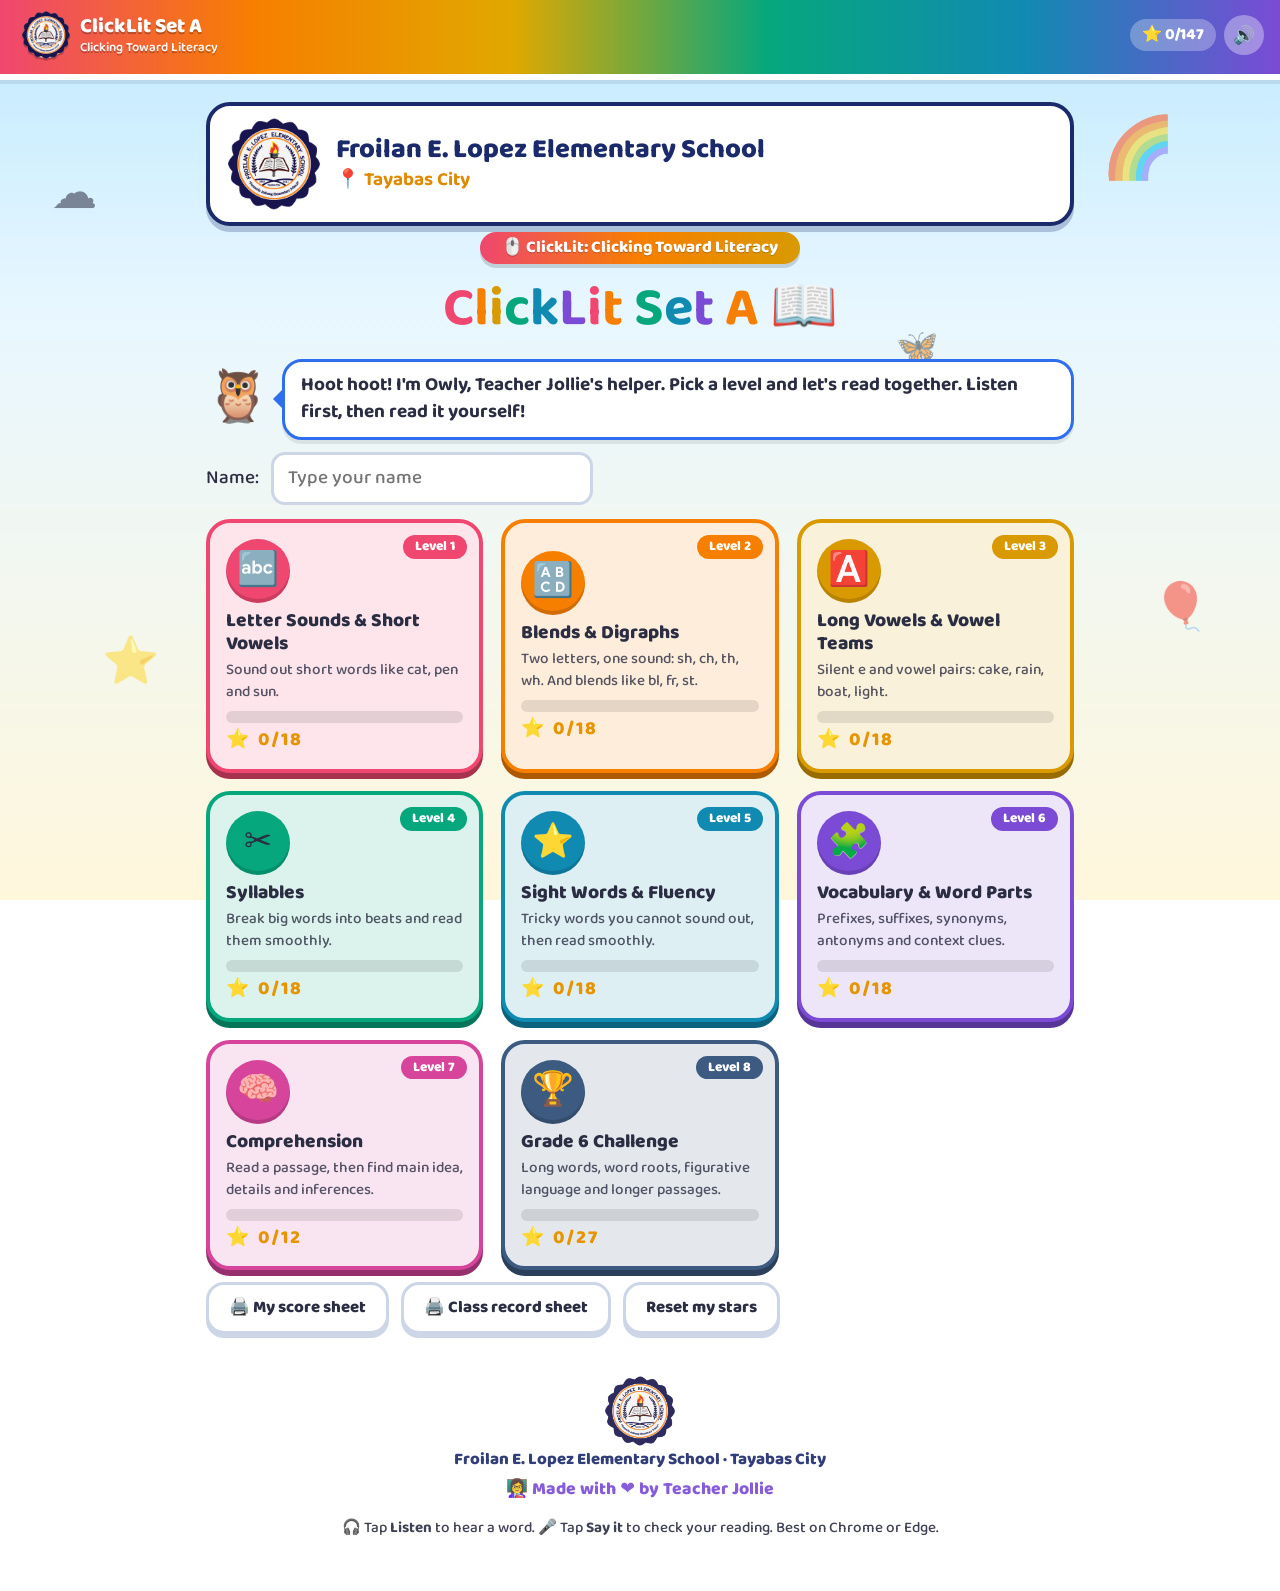
<file: index.html>
<!DOCTYPE html>
<html lang="en">
<head>
<meta charset="utf-8">
<meta name="viewport" content="width=device-width, initial-scale=1">
<title>ClickLit Set A – Clicking Toward Literacy</title>
<meta name="description" content="ClickLit Set A: Clicking Toward Literacy. Reading practice from phonics to comprehension, with listen-and-read pronunciation check-ups.">
<link rel="preconnect" href="https://fonts.googleapis.com">
<link rel="preconnect" href="https://fonts.gstatic.com" crossorigin>
<link href="https://fonts.googleapis.com/css2?family=Baloo+2:wght@500;700;800&display=swap" rel="stylesheet">
<link rel="icon" type="image/png" href="favicon.png">
<link rel="apple-touch-icon" href="logo.png">
<link rel="stylesheet" href="styles.css">
</head>
<body>
<div class="deco" aria-hidden="true"><span>☁️</span><span>🌈</span><span>⭐</span><span>🎈</span><span>☁️</span><span>🦋</span></div>

<header class="top">
  <button id="homeBtn" class="logo" aria-label="Back to home"><img class="brand-logo" src="logo.png" alt="Froilan E. Lopez Elementary School logo"><span class="brand-text"><span id="homeTitle">ClickLit Set A</span><small id="homeSchool">Clicking Toward Literacy</small></span></button>
  <div class="right">
    <div id="who" class="who"></div>
    <button id="soundBtn" aria-label="Turn sounds on or off" title="Sounds">🔊</button>
  </div>
</header>

<main id="app" aria-live="polite"></main>

<footer>
  <img class="foot-logo" src="logo.png" alt="">
  <p class="school" id="footSchool">Froilan E. Lopez Elementary School · Tayabas City</p>
  <p class="credit" id="credit">👩‍🏫 Made with ❤️ by Teacher Jollie</p>
  <p>🎧 Tap <b>Listen</b> to hear a word. 🎤 Tap <b>Say it</b> to check your reading. Best on Chrome or Edge.</p>
</footer>

<script src="data.js"></script>
<script src="app.js"></script>
</body>
</html>
</file>
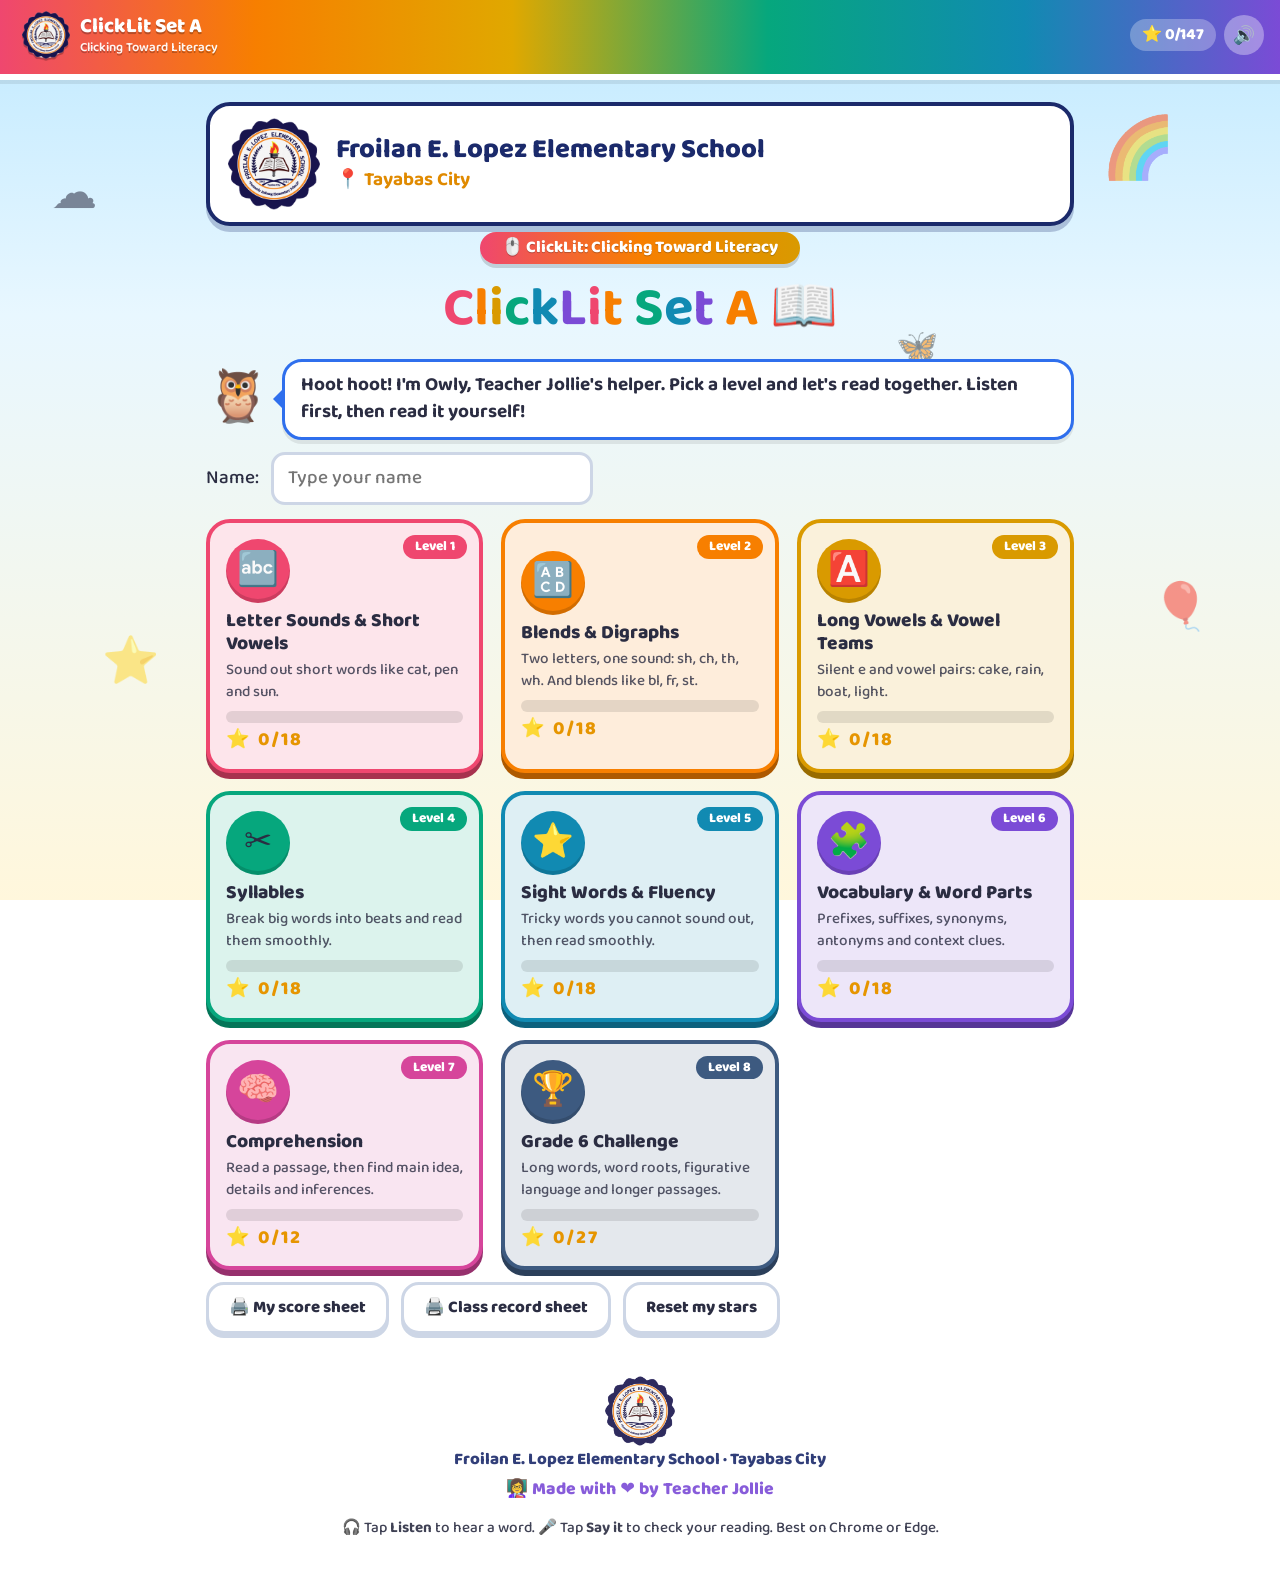
<file: index (1).html>
<!DOCTYPE html>
<html lang="en">
<head>
<meta charset="utf-8">
<meta name="viewport" content="width=device-width, initial-scale=1">
<title>Teacher Jollie's Reading Fundamentals</title>
<meta name="description" content="Teacher Jollie's Reading Fundamentals: reading practice from phonics to comprehension, with listen-and-read pronunciation check-ups.">
<link rel="preconnect" href="https://fonts.googleapis.com">
<link rel="preconnect" href="https://fonts.gstatic.com" crossorigin>
<link href="https://fonts.googleapis.com/css2?family=Baloo+2:wght@500;700;800&display=swap" rel="stylesheet">
<link rel="icon" type="image/png" href="favicon.png">
<link rel="apple-touch-icon" href="logo.png">
<link rel="stylesheet" href="styles.css">
</head>
<body>
<div class="deco" aria-hidden="true"><span>☁️</span><span>🌈</span><span>⭐</span><span>🎈</span><span>☁️</span><span>🦋</span></div>

<header class="top">
  <button id="homeBtn" class="logo" aria-label="Back to home"><img class="brand-logo" src="logo.png" alt="Froilan E. Lopez Elementary School logo"><span class="brand-text"><span id="homeTitle">Teacher Jollie's Reading Fundamentals</span><small id="homeSchool">Froilan E. Lopez Elementary School</small></span></button>
  <div class="right">
    <div id="who" class="who"></div>
    <button id="soundBtn" aria-label="Turn sounds on or off" title="Sounds">🔊</button>
  </div>
</header>

<main id="app" aria-live="polite"></main>

<footer>
  <img class="foot-logo" src="logo.png" alt="">
  <p class="school" id="footSchool">Froilan E. Lopez Elementary School · Tayabas City</p>
  <p class="credit" id="credit">👩‍🏫 Made with ❤️ by Teacher Jollie</p>
  <p>🎧 Tap <b>Listen</b> to hear a word. 🎤 Tap <b>Say it</b> to check your reading. Best on Chrome or Edge.</p>
</footer>

<script src="data.js"></script>
<script src="app.js"></script>
</body>
</html>
</file>
<file: styles.css>
:root{
  --ink:#2b2d42; --card:#ffffff; --line:#ffe3a3; --soft:#fff4d6;
  --brand:#2f6fed; --good:#1fa85a; --bad:#e5484d; --warn:#ffb703;
  --lc:#2f6fed;
  --radius:24px;
}
*{box-sizing:border-box}
html{scroll-behavior:smooth}
body{
  margin:0;color:var(--ink);
  font-family:"Baloo 2","Fredoka","Comic Sans MS","Segoe UI",system-ui,sans-serif;
  font-size:19px;line-height:1.45;font-weight:500;
  background:linear-gradient(180deg,#bfe9ff 0%,#e8f7ff 35%,#fff7dc 100%) fixed;
  min-height:100vh;
}

/* floating background decorations */
.deco{position:fixed;inset:0;pointer-events:none;overflow:hidden;z-index:0}
.deco span{position:absolute;font-size:46px;opacity:.55;animation:floaty 9s ease-in-out infinite}
.deco span:nth-child(1){left:4%;top:18%}
.deco span:nth-child(2){left:86%;top:12%;animation-delay:-2s;font-size:60px}
.deco span:nth-child(3){left:8%;top:70%;animation-delay:-4s}
.deco span:nth-child(4){left:90%;top:64%;animation-delay:-1s}
.deco span:nth-child(5){left:48%;top:88%;animation-delay:-5s;font-size:38px}
.deco span:nth-child(6){left:70%;top:36%;animation-delay:-3s;font-size:34px}
@keyframes floaty{0%,100%{transform:translateY(0) rotate(-4deg)}50%{transform:translateY(-18px) rotate(5deg)}}

/* header: rainbow stripe */
.top{
  position:sticky;top:0;z-index:20;display:flex;justify-content:space-between;align-items:center;gap:10px;
  padding:10px 16px 14px;color:#fff;
  background:linear-gradient(90deg,#ef476f,#f77f00,#e0a800,#06a77d,#118ab2,#7b4bd6);
  border-bottom:6px solid #fff;box-shadow:0 4px 0 rgba(0,0,0,.08);
}
.logo{display:flex;align-items:center;gap:10px;flex:1 1 auto;min-width:0;background:none;border:0;color:#fff;font:inherit;font-size:clamp(.95rem,4vw,1.3rem);font-weight:800;cursor:pointer;text-align:left;line-height:1.15;text-shadow:0 2px 0 rgba(0,0,0,.25)}
.brand-logo{width:48px;height:48px;flex:none;object-fit:contain;filter:drop-shadow(0 2px 0 rgba(0,0,0,.25))}
.brand-text{display:block;min-width:0}
.brand-text small{display:block;font-size:.62em;font-weight:600;opacity:.95;margin-top:2px}
.who{font-size:1rem;font-weight:800;background:rgba(255,255,255,.28);padding:4px 12px;border-radius:99px;white-space:nowrap;overflow:hidden;text-overflow:ellipsis;max-width:min(46vw,230px)}
.top .right{display:flex;gap:8px;align-items:center;flex:none;min-width:0}
#homeTitle{white-space:nowrap}
@media (max-width:560px){.brand-text small{display:none}.brand-logo{width:42px;height:42px}.who{max-width:38vw;font-size:.9rem;padding:4px 10px}}
#soundBtn{border:0;border-radius:99px;background:rgba(255,255,255,.35);color:#fff;font-size:1.1rem;width:40px;height:40px;cursor:pointer}

main{position:relative;z-index:1;max-width:900px;margin:0 auto;padding:16px}
footer{position:relative;z-index:1;max-width:900px;margin:0 auto;padding:8px 16px 36px;font-size:.95rem;text-align:center;opacity:.9}
.credit{font-weight:800;font-size:1.1rem;color:#7b4bd6;margin:4px 0}
.foot-logo{width:70px;height:70px;object-fit:contain;display:block;margin:6px auto 0}
.school{font-weight:800;font-size:1.05rem;color:#1b2a6b;margin:2px 0}

/* school banner on the home page */
.school-card{display:flex;align-items:center;gap:16px;background:#fff;border:4px solid #1b2a6b;border-radius:var(--radius);padding:12px 18px;margin:6px 0 4px;box-shadow:0 6px 0 rgba(27,42,107,.25)}
.school-card img{width:92px;height:92px;flex:none;object-fit:contain;animation:bob 3.5s ease-in-out infinite}
.school-card .sn{font-weight:800;font-size:clamp(1.15rem,4.6vw,1.7rem);line-height:1.15;color:#1b2a6b}
.school-card .sp{font-weight:700;color:#e08a00;margin-top:2px}

/* printable sheet header */
.sheet-head{display:flex;align-items:center;gap:14px;margin:6px 0 10px}
.sheet-head img{width:70px;height:70px;object-fit:contain}
.sheet-school{font-weight:800;font-size:1.3rem;color:#1b2a6b}
.ribbon{display:table;margin:6px auto 0;background:linear-gradient(90deg,#ef476f,#f77f00,#d99a00);color:#fff;font-weight:800;font-size:1.05rem;padding:4px 22px;border-radius:99px;box-shadow:0 4px 0 rgba(0,0,0,.15);text-shadow:0 1px 0 rgba(0,0,0,.25)}
.sign{display:block;margin-top:4px;font-size:.85rem;opacity:.75;font-style:italic}
h1{font-size:2rem;margin:.2em 0;color:var(--lc)}
h2{font-size:1.5rem;margin:.2em 0;color:var(--lc)}
.hero{font-size:clamp(2.2rem,8vw,3.4rem);text-align:center;margin:.1em 0;color:inherit}
.hero span{display:inline-block;animation:bob 2.4s ease-in-out infinite}
@keyframes bob{0%,100%{transform:translateY(0)}50%{transform:translateY(-6px)}}
.muted{opacity:.8;font-size:.95rem}

/* mascot */
.owl{display:flex;align-items:center;gap:12px;margin:10px 0}
.owl-face{font-size:3.2rem;animation:bob 3s ease-in-out infinite}
.bubble{position:relative;background:#fff;border:3px solid var(--lc);border-radius:20px;padding:10px 16px;font-weight:700;box-shadow:0 4px 0 rgba(0,0,0,.08)}
.bubble::before{content:"";position:absolute;left:-12px;top:50%;margin-top:-9px;border:9px solid transparent;border-right-color:var(--lc);border-left:0}

/* cards */
.card{background:var(--card);border:4px solid var(--lc);border-radius:var(--radius);padding:20px;margin:14px 0;box-shadow:0 6px 0 rgba(0,0,0,.1)}
.grid{display:grid;grid-template-columns:repeat(auto-fill,minmax(250px,1fr));gap:18px;margin-top:14px}

/* level tiles */
.tile{
  --tc:var(--brand);position:relative;text-align:left;font:inherit;color:inherit;cursor:pointer;
  background:color-mix(in srgb,var(--tc) 14%,#fff);border:4px solid var(--tc);border-radius:var(--radius);
  padding:16px 16px 14px;box-shadow:0 6px 0 color-mix(in srgb,var(--tc) 70%,#000);transition:transform .12s,box-shadow .12s;
}
.tile:hover,.tile:focus-visible{transform:translateY(-4px) rotate(-.6deg);outline:none}
.tile:active{transform:translateY(3px);box-shadow:0 2px 0 color-mix(in srgb,var(--tc) 70%,#000)}
.tile .em{width:64px;height:64px;border-radius:50%;background:var(--tc);display:grid;place-items:center;font-size:2.1rem;margin-bottom:6px;box-shadow:inset 0 -4px 0 rgba(0,0,0,.15)}
.tile .t{font-weight:800;font-size:1.2rem;line-height:1.2;margin:4px 0}
.badge{position:absolute;right:12px;top:12px;background:var(--tc);color:#fff;font-weight:800;font-size:.85rem;border-radius:99px;padding:2px 12px}
.mini{height:12px;background:rgba(0,0,0,.1);border-radius:99px;overflow:hidden;margin:8px 0 4px}
.mini span{display:block;height:100%;background:var(--tc);border-radius:99px}
.stars{letter-spacing:2px;color:#e69500;font-weight:800}

/* activity buttons on a level page */
.act{
  display:flex;align-items:center;gap:14px;width:100%;margin:10px 0;text-align:left;font:inherit;color:inherit;cursor:pointer;
  background:color-mix(in srgb,var(--lc) 12%,#fff);border:4px solid var(--lc);border-radius:20px;padding:10px 14px;
  box-shadow:0 5px 0 color-mix(in srgb,var(--lc) 70%,#000);transition:transform .12s;
}
.act:hover,.act:focus-visible{transform:translateY(-3px);outline:none}
.act .ic{width:52px;height:52px;flex:none;border-radius:50%;background:var(--lc);display:grid;place-items:center;font-size:1.7rem}
.act .tt{flex:1;font-weight:800;font-size:1.15rem}
.act .tt small{display:block;font-weight:500;opacity:.75;font-size:.85rem}

/* buttons */
.row{display:flex;flex-wrap:wrap;gap:12px;align-items:center;margin:12px 0}
.center{justify-content:center}
button.btn{
  --bc:var(--brand);font:inherit;font-weight:800;font-size:1.05rem;border:0;border-radius:18px;padding:10px 20px;min-height:52px;
  cursor:pointer;background:var(--bc);color:#fff;box-shadow:0 5px 0 color-mix(in srgb,var(--bc) 65%,#000);transition:transform .08s,box-shadow .08s;
}
button.btn:hover{transform:translateY(-2px)}
button.btn:active{transform:translateY(4px);box-shadow:0 1px 0 color-mix(in srgb,var(--bc) 65%,#000)}
button.btn.listen{--bc:#2f80ed}
button.btn.slow{--bc:#2bb673}
button.btn.mic{--bc:#ef476f;font-size:1.15rem}
button.btn.good{--bc:#1fa85a}
button.btn.alt{--bc:#fff;color:var(--ink);border:3px solid #cdd6e6;box-shadow:0 4px 0 #cdd6e6}
button.btn:disabled{opacity:.55;cursor:default;transform:none}
button.btn.pulse{animation:pulse 1s infinite}
@keyframes pulse{0%{box-shadow:0 5px 0 #a82a4a,0 0 0 0 rgba(239,71,111,.6)}70%{box-shadow:0 5px 0 #a82a4a,0 0 0 18px rgba(239,71,111,0)}100%{box-shadow:0 5px 0 #a82a4a,0 0 0 0 rgba(239,71,111,0)}}
button.back{display:inline-block;max-width:100%;background:rgba(255,255,255,.8);border:3px solid var(--lc);border-radius:20px;color:var(--lc);font:inherit;font-weight:800;font-size:1rem;cursor:pointer;padding:4px 16px}

/* word cards and pictures */
.pic{font-size:clamp(4rem,20vw,7rem);text-align:center;line-height:1.1;animation:pop .5s ease-out}
@keyframes pop{0%{transform:scale(.3);opacity:0}70%{transform:scale(1.15)}100%{transform:scale(1);opacity:1}}
.pics{font-size:3rem;text-align:center;letter-spacing:10px;margin-bottom:6px}
.art{font-size:2.6rem;text-align:center;letter-spacing:12px;background:color-mix(in srgb,var(--lc) 14%,#fff);border-radius:20px;padding:8px;margin:10px 0}
.big{font-size:clamp(2.6rem,12vw,4.6rem);font-weight:800;text-align:center;letter-spacing:3px;margin:2px 0;color:var(--lc)}
.syl{text-align:center;font-size:1.7rem;color:#e0447a;font-weight:800}
.sent{font-size:1.6rem;line-height:2;text-align:center}
.w{padding:2px 8px;border-radius:10px;margin:0 2px;display:inline-block}
.w.ok{background:#c9f2d9;color:#0f4d29}
.w.miss{background:#ffd5d5;color:#7a1f1f;text-decoration:underline wavy}

/* feedback */
.fb{min-height:2.2em;text-align:center;font-weight:800;font-size:1.2rem;margin-top:8px}
.fb:not(:empty)::before{content:"🦉 "}
.fb.good{color:var(--good)} .fb.bad{color:var(--bad)}

/* progress with a rocket */
.progress{position:relative;height:16px;background:rgba(255,255,255,.8);border:3px solid var(--lc);border-radius:99px;margin:10px 0 6px}
.progress span{position:relative;display:block;height:100%;background:repeating-linear-gradient(45deg,var(--lc),var(--lc) 10px,color-mix(in srgb,var(--lc) 75%,#fff) 10px,color-mix(in srgb,var(--lc) 75%,#fff) 20px);border-radius:99px;transition:width .4s}
.progress span::after{content:"🚀";position:absolute;right:-16px;top:-17px;font-size:1.6rem}

/* quiz options */
.opts{display:grid;gap:12px;margin-top:12px}
.opt{font:inherit;font-weight:700;text-align:left;background:#fff;border:3px solid #cdd6e6;color:var(--ink);border-radius:18px;padding:12px 16px;cursor:pointer;min-height:52px;box-shadow:0 4px 0 #cdd6e6;transition:transform .08s}
.opt:nth-child(1){border-color:#ff9aa8;box-shadow:0 4px 0 #ff9aa8}
.opt:nth-child(2){border-color:#9ad0ff;box-shadow:0 4px 0 #9ad0ff}
.opt:nth-child(3){border-color:#b6e8a6;box-shadow:0 4px 0 #b6e8a6}
.opt:nth-child(4){border-color:#ffd88a;box-shadow:0 4px 0 #ffd88a}
.opt:hover:not(:disabled){transform:translateY(-2px)}
.opt.right{background:#c9f2d9;border-color:var(--good);box-shadow:0 4px 0 var(--good);color:#0f4d29;animation:jump .5s}
.opt.wrong{background:#ffd5d5;border-color:var(--bad);box-shadow:0 4px 0 var(--bad);color:#7a1f1f;animation:shake .4s}
@keyframes jump{0%,100%{transform:translateY(0)}40%{transform:translateY(-10px)}}
@keyframes shake{0%,100%{transform:translateX(0)}25%{transform:translateX(-8px)}75%{transform:translateX(8px)}}

.passage{font-size:1.25rem;line-height:1.8}
details.pass{margin-bottom:10px;background:#fff8e1;border:3px dashed #ffb703;border-radius:16px;padding:10px 14px}
details.pass summary{cursor:pointer;font-weight:800}
input[type=text],input[type=number]{font:inherit;padding:10px 14px;border-radius:14px;border:3px solid #cdd6e6;background:#fff;color:var(--ink);min-width:220px}
.note{background:#fff4d6;border-left:8px solid var(--warn);padding:10px 14px;border-radius:12px;font-size:.95rem}

/* result stars */
.result-stars{text-align:center;font-size:4rem;line-height:1.1}
.starrow .star{display:inline-block;margin:0 4px}
.star.on{color:#ffb703;text-shadow:0 3px 0 #c98700;animation:starpop .6s both}
.star.off{color:#d5dae6}
@keyframes starpop{0%{transform:scale(0) rotate(-180deg)}70%{transform:scale(1.3) rotate(10deg)}100%{transform:scale(1) rotate(0)}}
.starrow.small .star{margin:0 1px;font-size:1.5rem}

/* confetti */
.conf{position:fixed;inset:0;pointer-events:none;z-index:50;overflow:hidden}
.conf span{position:absolute;top:-40px;animation:fall linear forwards}
@keyframes fall{to{transform:translateY(110vh) rotate(540deg)}}

@media (prefers-reduced-motion:reduce){*{animation:none!important;transition:none!important}}

/* printable sheets */
table.sheet{width:100%;border-collapse:collapse;font-size:.9rem;background:#fff}
table.sheet th,table.sheet td{border:1px solid var(--ink);padding:6px 8px;text-align:left;vertical-align:middle}
table.sheet th{background:var(--soft)}
table.sheet .c{text-align:center}
table.sheet.tall td{height:30px}
table.sheet.tall td.name{min-width:150px}
table.sheet.tall td.rem{min-width:90px}
input[type=text].line{border:0;border-bottom:2px solid var(--ink);border-radius:0;background:transparent;min-width:260px;padding:4px 2px}
@page{margin:10mm}
@media print{
  body{background:#fff;color:#000;font-size:12px;font-family:"Segoe UI",Arial,sans-serif}
  .top,footer,.noprint,.deco,.conf{display:none!important}
  .sheet-head img{width:56px;height:56px}
  .sheet-school{color:#000;font-size:1.1rem}
  main{max-width:none;padding:0}
  h1{font-size:1.3rem;color:#000}
  table.sheet{font-size:10.5px}
  table.sheet th,table.sheet td{border-color:#000;padding:2px 4px;color:#000}
  table.sheet th{background:#eee}
  table.sheet.tall td{height:16px;padding:1px 4px}
  table.sheet.tall{font-size:10px}
  input[type=text].line::placeholder{color:transparent}
  .sheet-head{margin:0 0 4px}
  .sheet-head img{width:48px;height:48px}
  h1{margin:2px 0}
  p{margin:3px 0}
  table.sheet thead{display:table-header-group}
  tr{break-inside:avoid}
  .line{color:#000}
}
</file>
